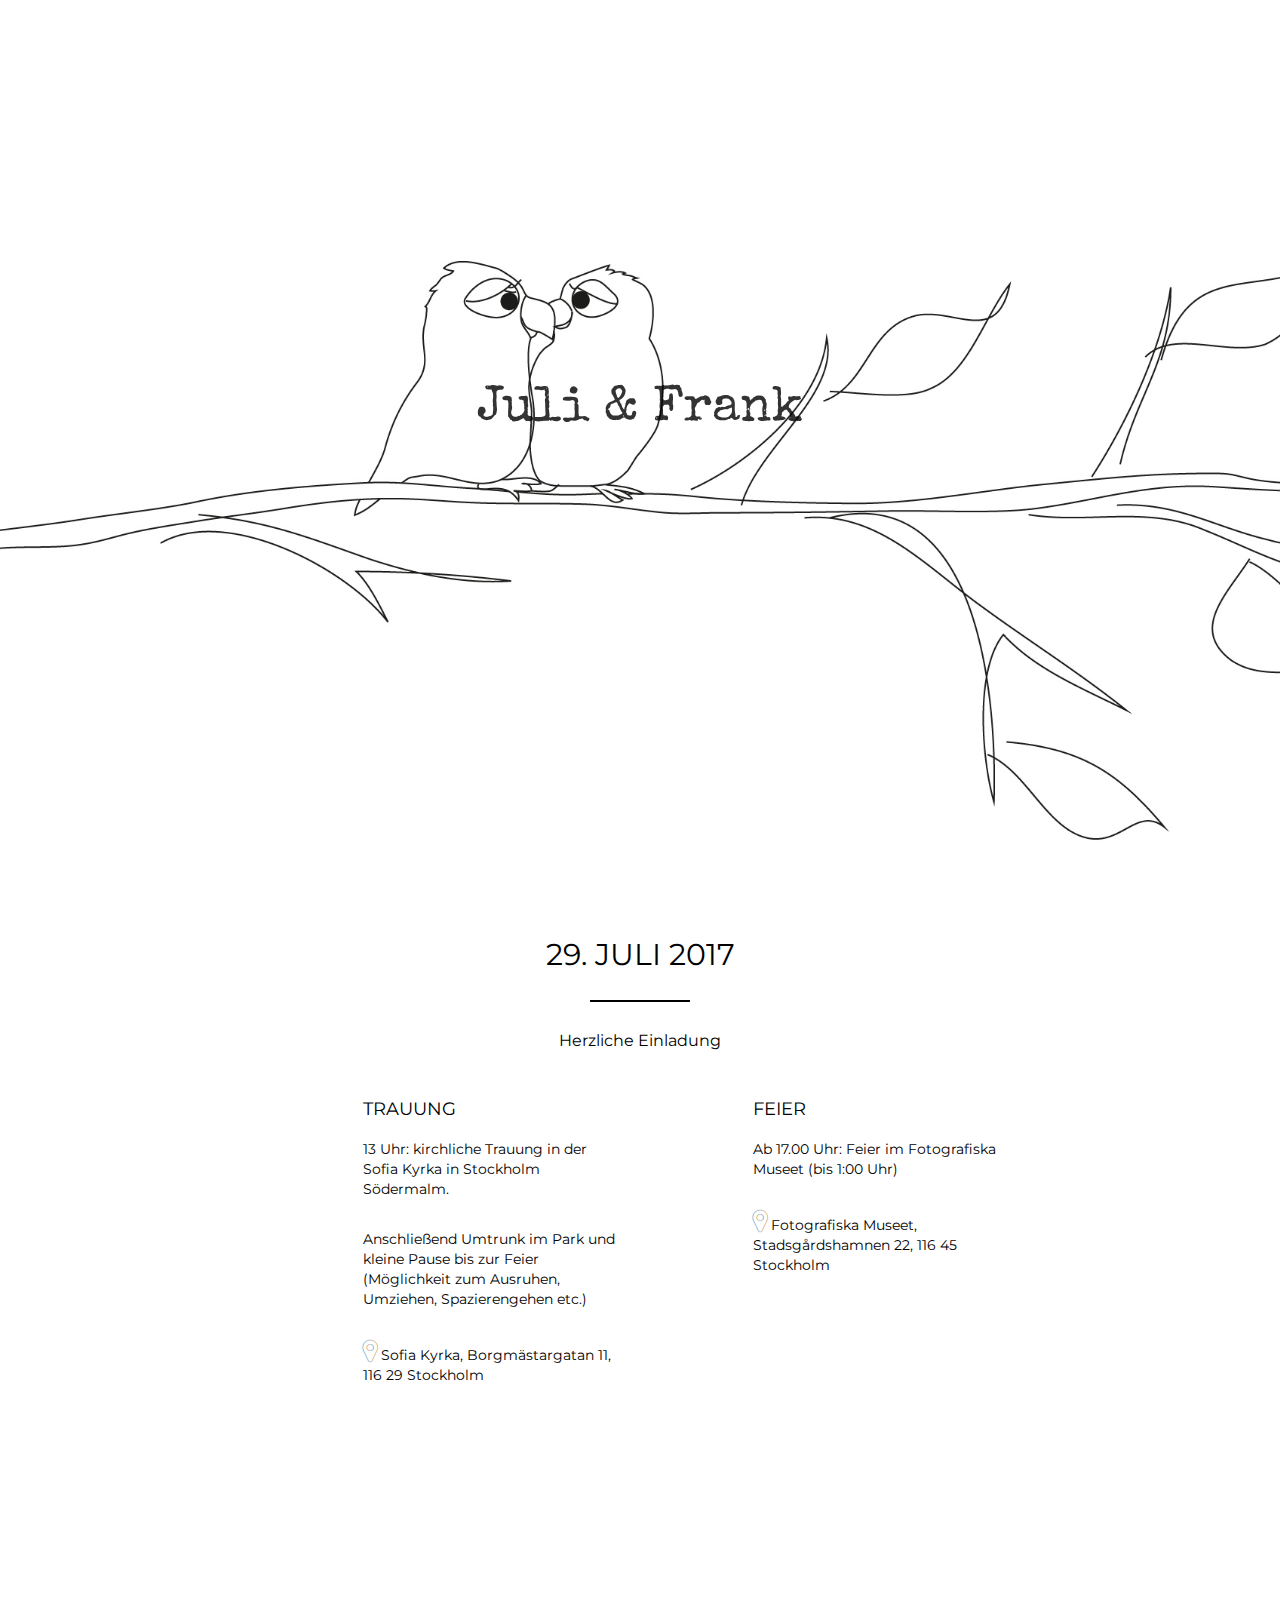
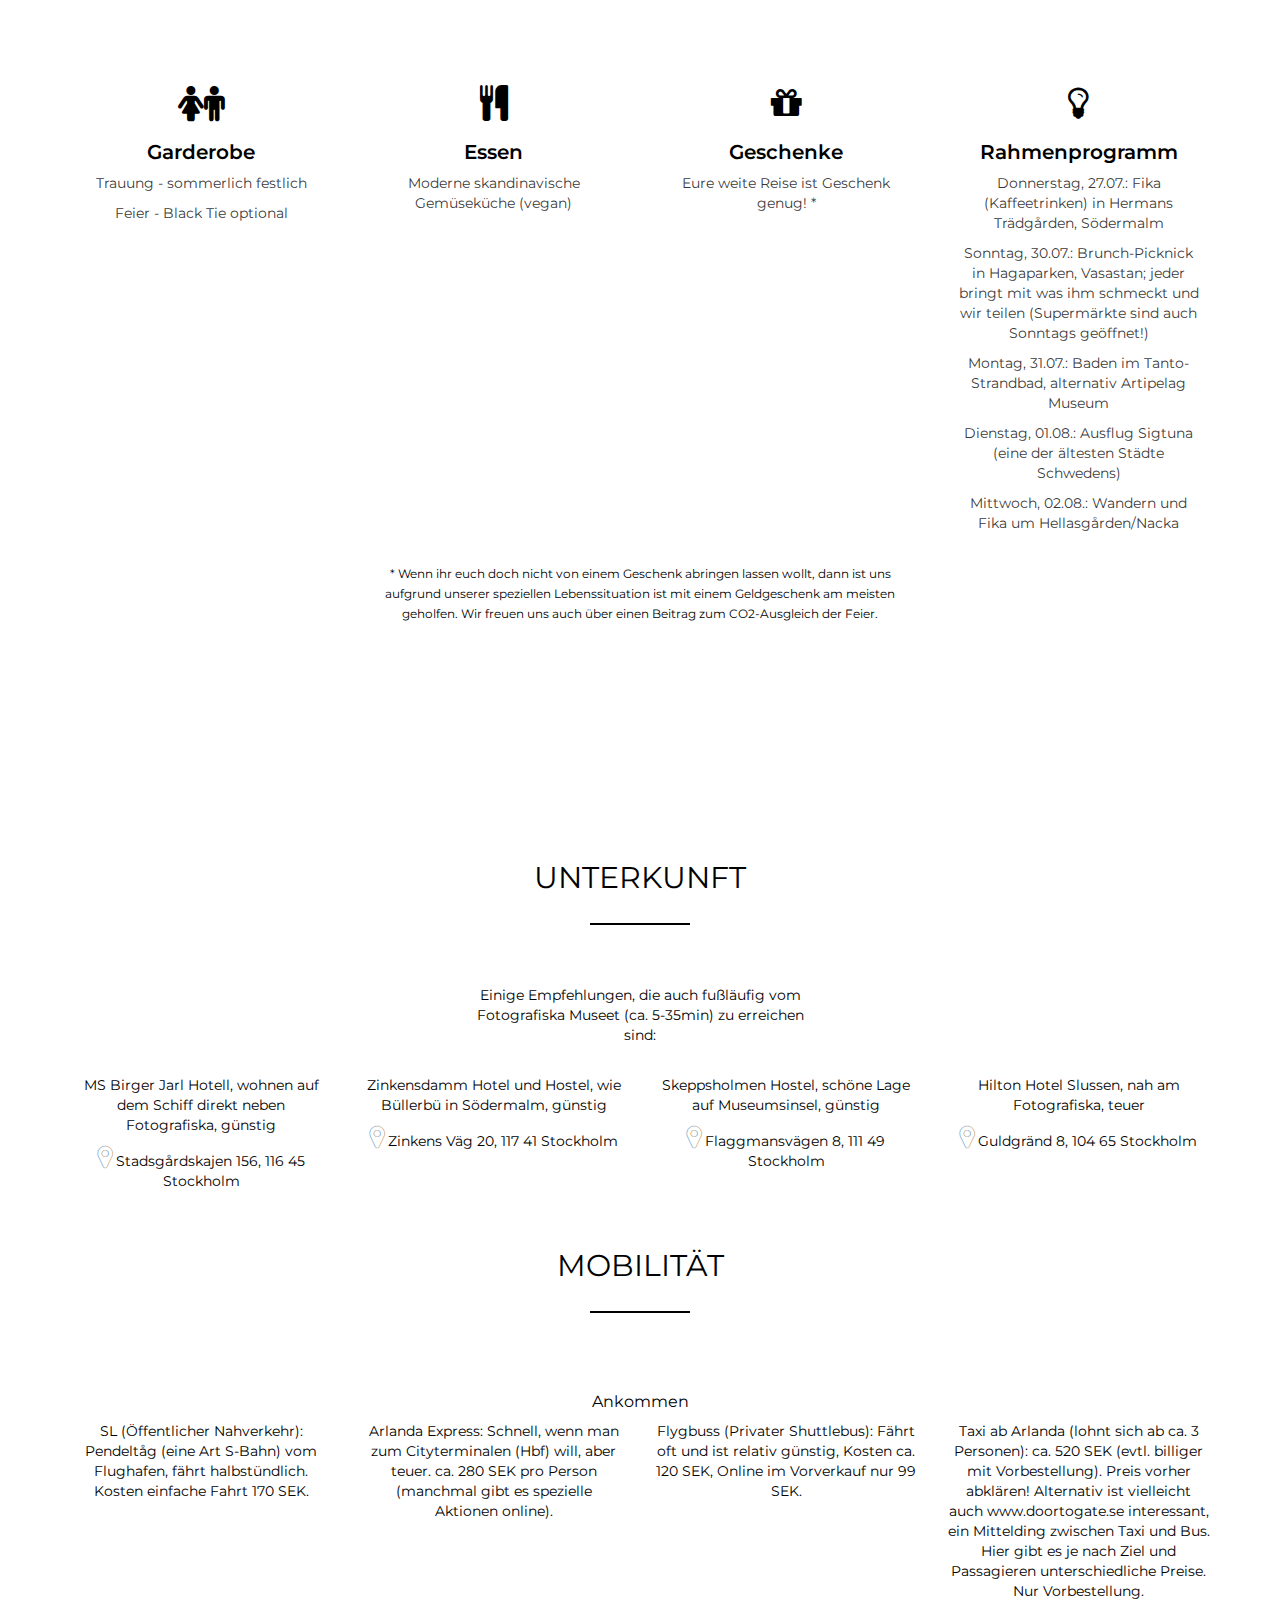
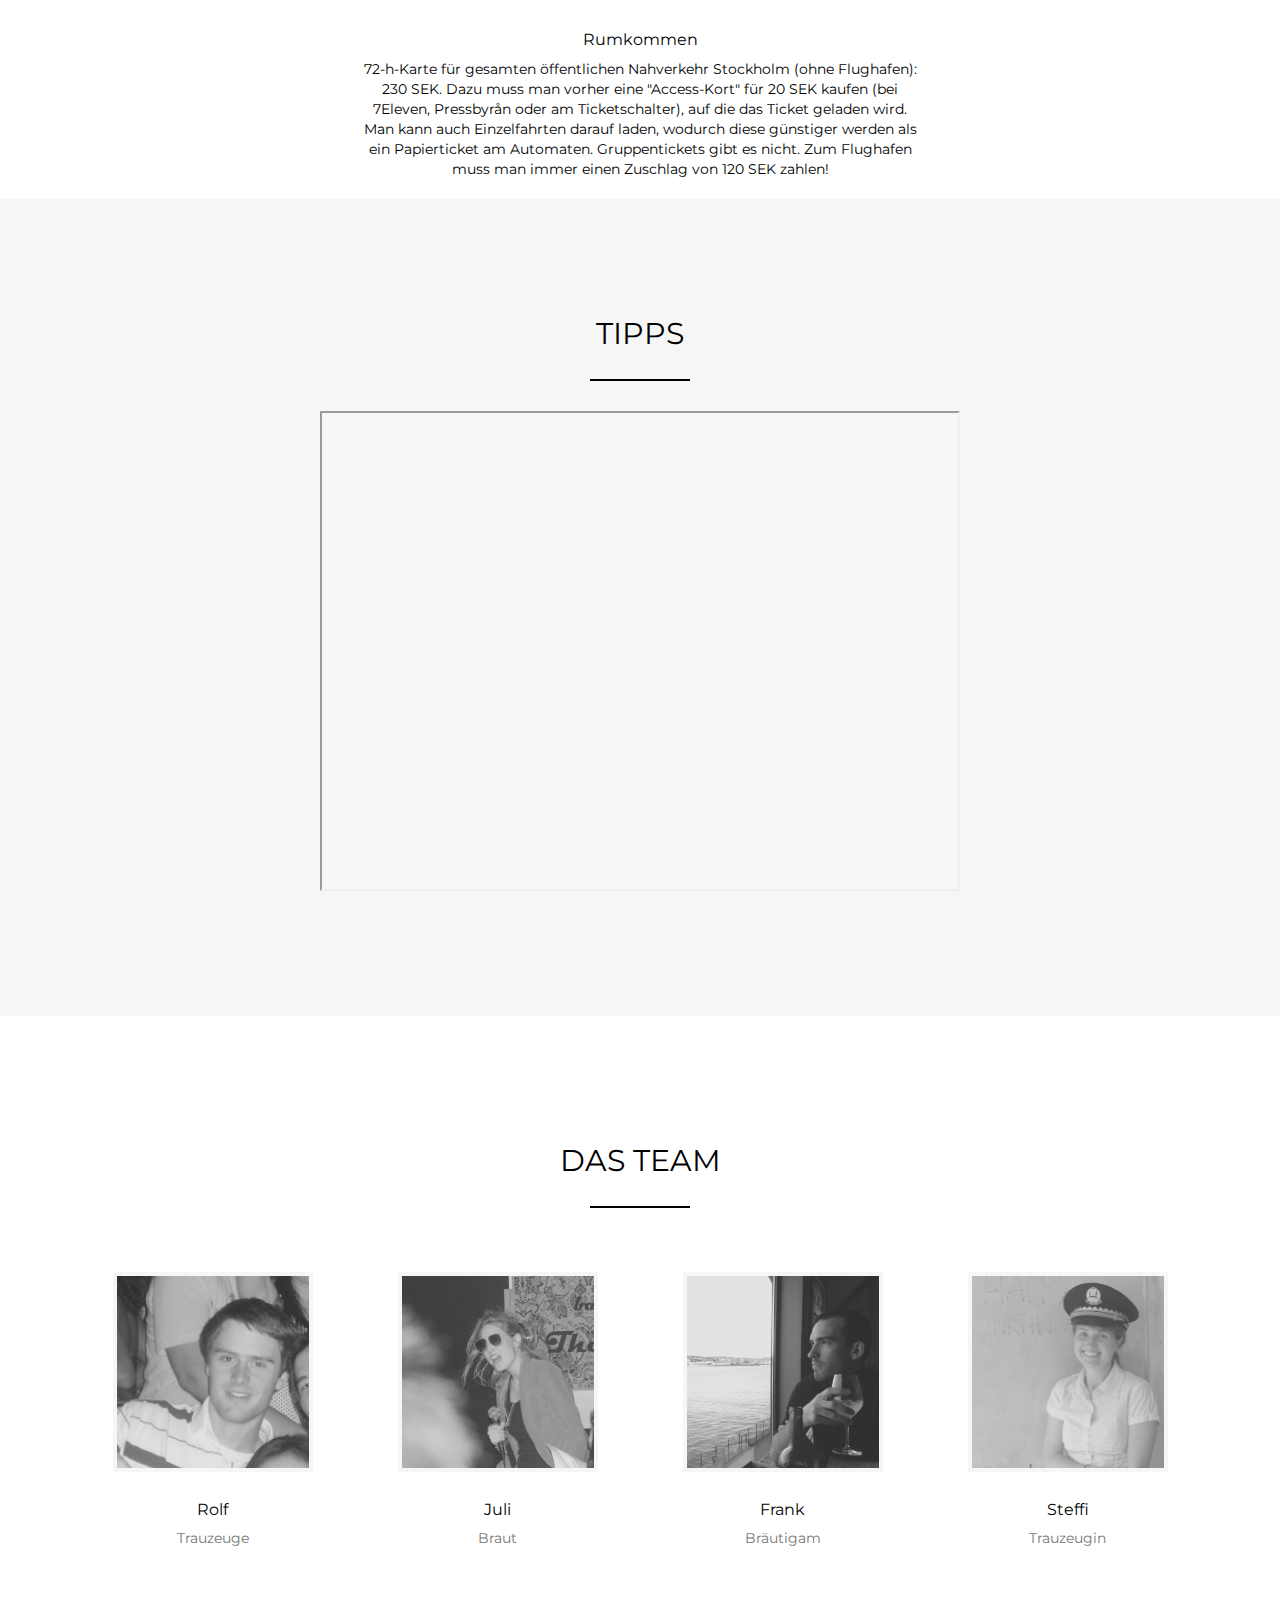
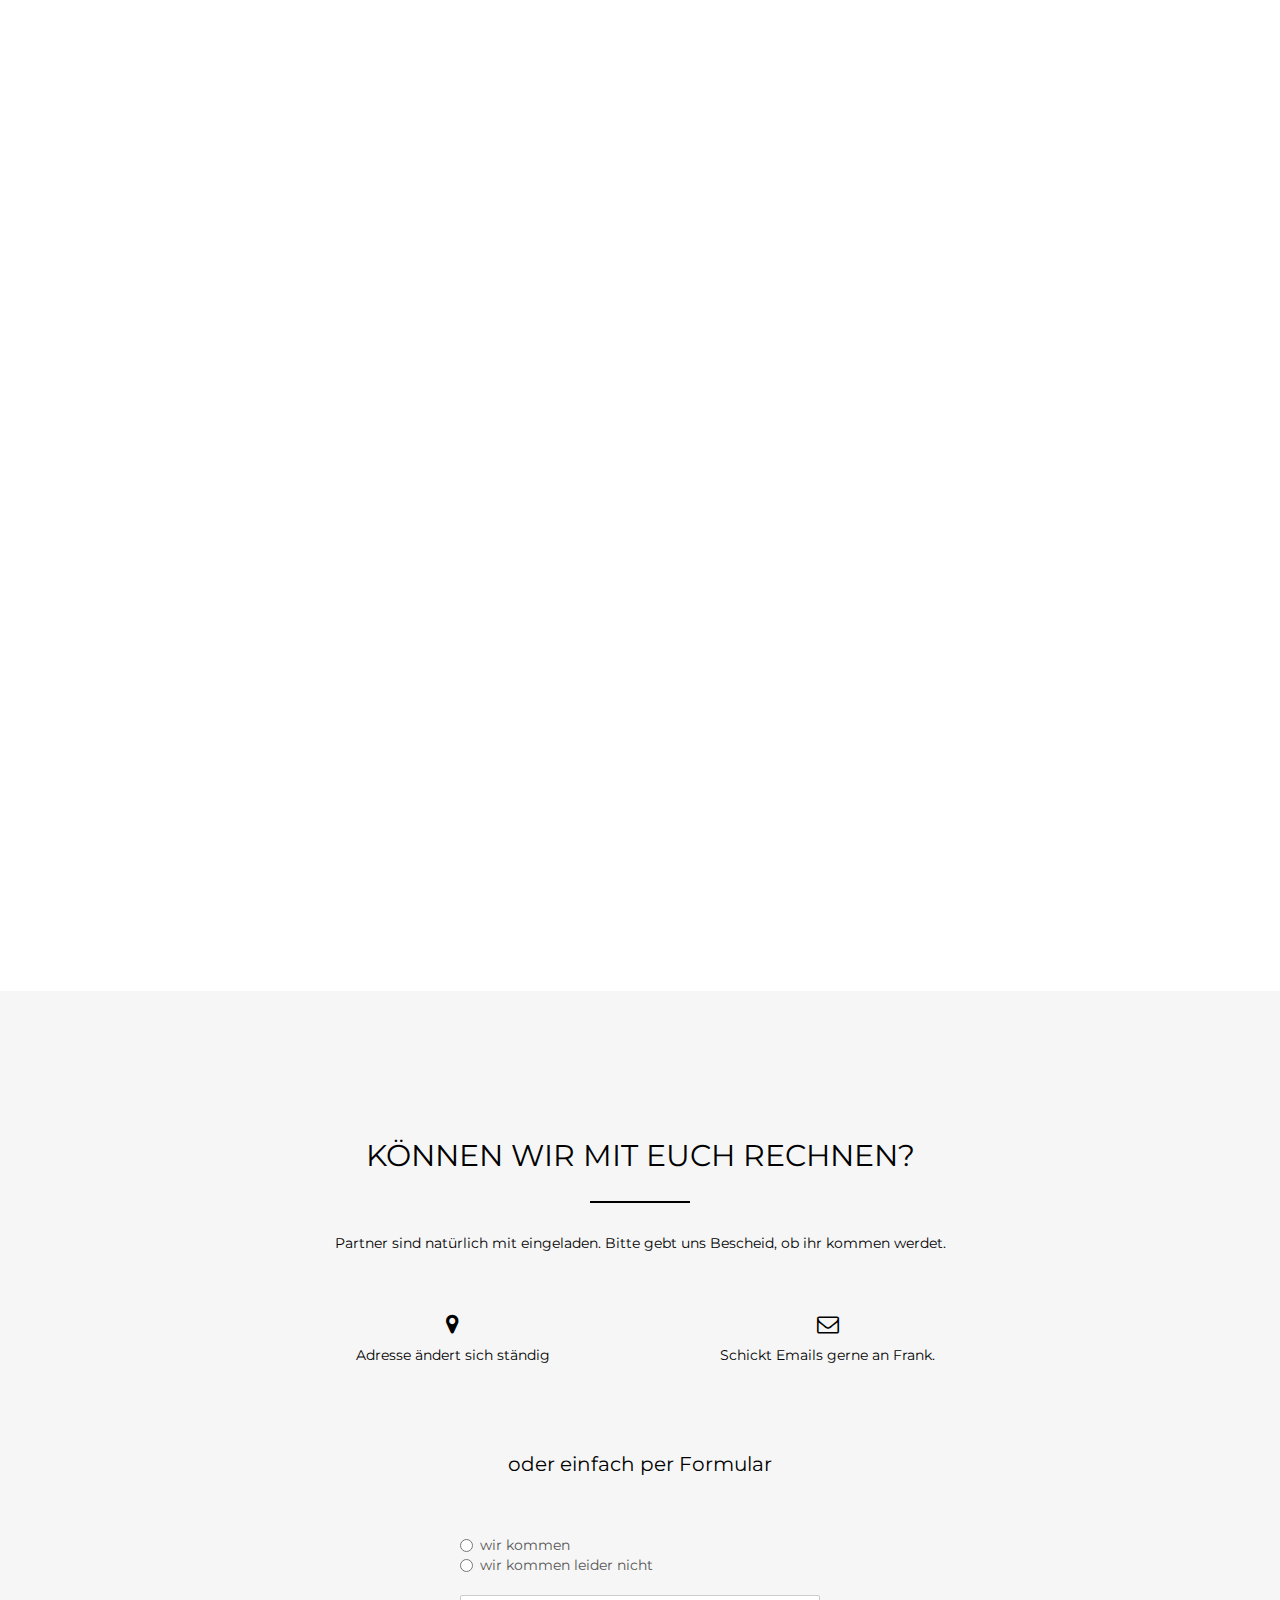
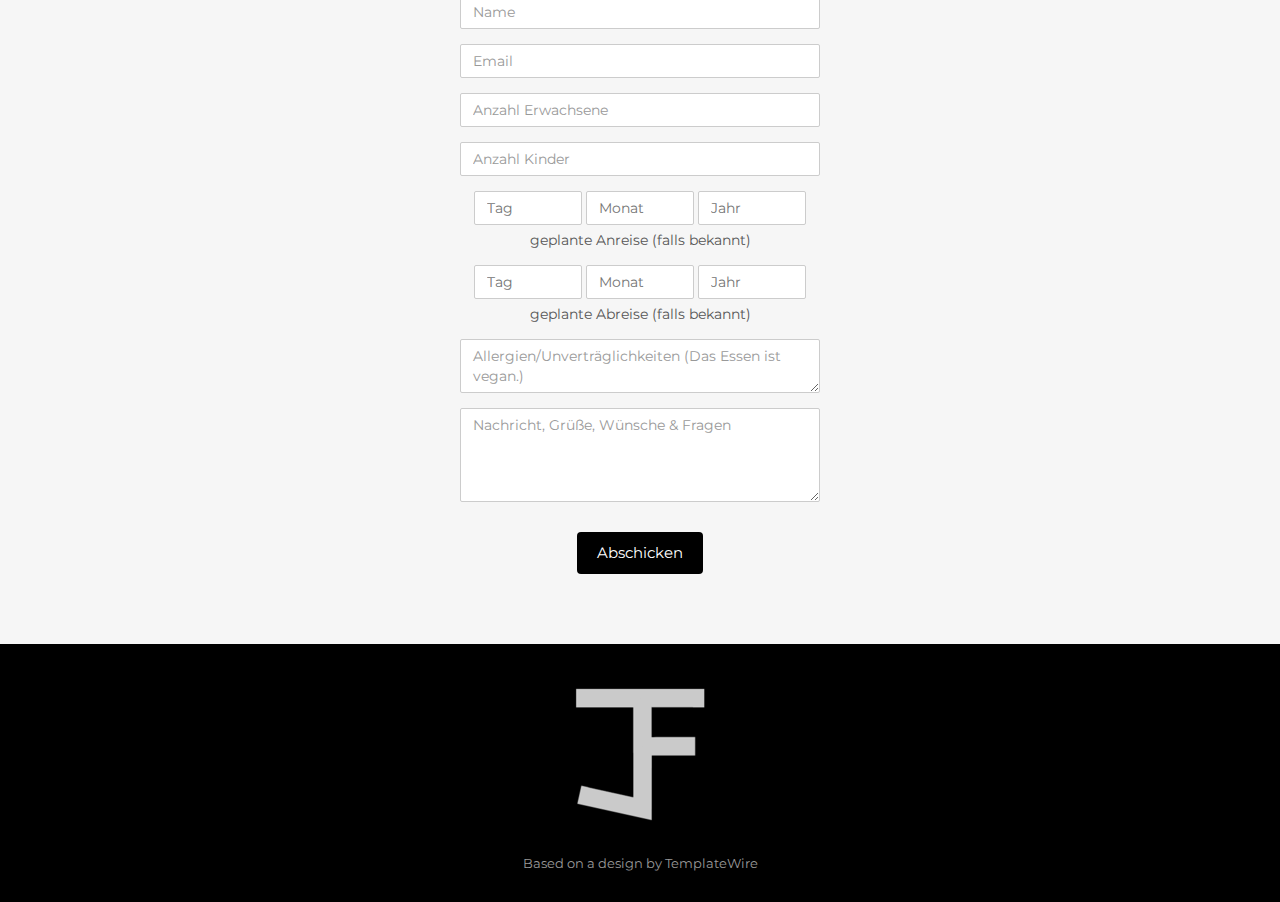
<file: index.html>
<!DOCTYPE html>
<html lang="en">
  <head>
    <meta charset="utf-8">
    <meta name="viewport" content="width=device-width, initial-scale=1">
    <title>Juli und Frank</title>
    <meta name="description" content="">
    <meta name="author" content="">

    <!-- Bootstrap -->
    <link rel="stylesheet" type="text/css"  href="css/bootstrap.css">
    <link rel="stylesheet" type="text/css" href="fonts/font-awesome/css/font-awesome.css">

    <!-- Stylesheet
      ================================================== -->
      <link rel="stylesheet" type="text/css"  href="css/style.css">
      <link rel="stylesheet" type="text/css" href="css/prettyPhoto.css">
      <link href='https://fonts.googleapis.com/css?family=Open+Sans:400,700,800,600,300' rel='stylesheet' type='text/css'>
      <link href="https://fonts.googleapis.com/css?family=Montserrat|Arvo|Special+Elite" rel="stylesheet">

      <!-- HTML5 shim and Respond.js for IE8 support of HTML5 elements and media queries -->
      <!-- WARNING: Respond.js doesn't work if you view the page via file:// -->
      <!--[if lt IE 9]>
        <script src="https://oss.maxcdn.com/html5shiv/3.7.2/html5shiv.min.js"></script>
        <script src="https://oss.maxcdn.com/respond/1.4.2/respond.min.js"></script>
      <![endif]-->
    <link rel="apple-touch-icon" sizes="180x180" href="apple-touch-icon.png">
    <link rel="icon" type="image/png" href="favicon-32x32.png" sizes="32x32">
    <link rel="icon" type="image/png" href="favicon-16x16.png" sizes="16x16">
    <link rel="manifest" href="manifest.json">
    <link rel="mask-icon" href="safari-pinned-tab.svg" color="#5bbad5">
    <meta name="theme-color" content="#ffffff">
  </head>
  <body id="page-top" data-spy="scroll" data-target=".navbar-fixed-top">
    <!-- Navigation -->
    <nav class="navbar navbar-custom navbar-fixed-top" role="navigation">
      <div class="container">
        <div class="navbar-header">
          <button type="button" class="navbar-toggle" data-toggle="collapse" data-target=".navbar-main-collapse"> <i class="fa fa-bars"></i> </button>
          <a class="navbar-brand page-scroll" href="#page-top"> <i class="fa fa-heart-o" aria-hidden="true"></i>
            Juli & Frank</a> </div>

        <!-- Collect the nav links, forms, and other content for toggling -->
        <div class="collapse navbar-collapse navbar-right navbar-main-collapse">
          <ul class="nav navbar-nav">
            <!-- Hidden li included to remove active class from about link when scrolled up past about section -->
            <li class="hidden"> <a href="#page-top"></a> </li>
            <li> <a class="page-scroll" href="#about">Wann?</a> </li>
            <li> <a class="page-scroll" href="#services">Weitere Infos</a> </li>
            <li> <a class="page-scroll" href="#works">Tipps</a> </li>
            <li> <a class="page-scroll" href="#team">Das Team</a> </li>
            <li> <a class="page-scroll" href="#contact">RSVP</a> </li>
          </ul>
        </div>
        <!-- /.navbar-collapse -->
      </div>
      <!-- /.container -->
    </nav>

    <!-- Header -->
    <div id="intro">
      <div class="intro-body">
        <div class="container">
          <div class="row">
            <div class="col-md-10 col-md-offset-1">
              <h1>Juli & Frank <span class="brand-heading"</h1>
              <p class="intro-text"></p>
            </div>
          </div>
        </div>
      </div>
    </div>
    <!-- About Section -->
    <div id="about">
      <div class="container">
        <div class="section-title text-center center">
          <h2>29. Juli 2017</h2>
          <hr>
          <h3>Herzliche Einladung</h3>
        </div>
        <div class="row">
          <div class="col-md-3 col-md-offset-3">
            <div class="about-text">
              <h4>Trauung</h4>

              <p>13 Uhr: kirchliche Trauung in der Sofia Kyrka in Stockholm Södermalm. 
              </p>
              <p> Anschließend Umtrunk im Park und kleine Pause bis zur Feier (Möglichkeit zum Ausruhen, Umziehen, Spazierengehen etc.)
              </p>
              <p>
              <a href="https://www.google.de/maps/place/Sophiakirche/@59.3130316,18.0854667,17z/data=!4m8!1m2!2m1!1ssofia+kyrka!3m4!1s0x465f77f86e15e46b:0xa5cc2c157a3477!8m2!3d59.3122947!4d18.0882355/" target="_blank">
                <i class="fa fa-map-marker" aria-hidden="true"></i> Sofia Kyrka, Borgmästargatan 11, 116 29 Stockholm </a> </p>
            </div>
          </div>

          <div class="col-md-3 col-md-offset-1">
            <div class="about-text">
              <h4>Feier</h4>


              <p>Ab 17.00 Uhr: Feier im Fotografiska Museet (bis 1:00 Uhr)</p>
              <p>
              <a href="https://www.google.de/maps/place/Fotografiska/@59.3178442,18.0837217,17z/data=!3m1!4b1!4m5!3m4!1s0x465f77f93374a385:0xc045ff16b9bceaa4!8m2!3d59.3178415!4d18.0859104/" target="_blank">
                <i class="fa fa-map-marker" aria-hidden="true"></i>   Fotografiska Museet, Stadsgårdshamnen 22, 116 45 Stockholm </a> </p>
            </div>
          </div>

          </ul>
        </div>
      </div>
    </div>
    <!-- Services Section -->
    <div id="services" class="text-center">
      <div class="container">
        <div class="space"></div>
        <div class="row">
          <div class="col-md-3 col-sm-6">
            <div class="service"> <i class="fa fa-female" aria-hidden="true"></i><i class="fa fa-male" aria-hidden="true"></i>
              <h3>Garderobe</h3>
              <p>Trauung - sommerlich festlich</p>
              <p>Feier - Black Tie optional</p>
            </div>
          </div>
          <div class="col-md-3 col-sm-6">
            <div class="service"> <i class="fa fa-cutlery" aria-hidden="true"></i>

              <h3>Essen </h3>
              <p>Moderne skandinavische Gemüseküche (vegan)</p>
            </div>
          </div>

          <div class="clearfix visible-sm-block"></div>

          <div class="col-md-3 col-sm-6">
            <div class="service"> <i class="fa fa-gift" aria-hidden="true"></i>
              <h3>Geschenke</h3>
              <p>Eure weite Reise ist Geschenk genug! *</p>
            </div>
          </div>
          <div class="col-md-3 col-sm-6">
            <div class="service"><i class="fa fa-lightbulb-o" aria-hidden="true"></i>
              <h3>Rahmenprogramm</h3>
              <p> Donnerstag, 27.07.: Fika (Kaffeetrinken) in Hermans Trädgården, Södermalm </p>
              <p> Sonntag, 30.07.: Brunch-Picknick in Hagaparken, Vasastan; jeder bringt mit was ihm schmeckt und wir teilen (Supermärkte sind auch Sonntags geöffnet!) </p>
              <p> Montag, 31.07.:  Baden im Tanto-Strandbad, alternativ Artipelag Museum  </p>
              <p> Dienstag, 01.08.: Ausflug Sigtuna (eine der ältesten Städte Schwedens) </p>
              <p> Mittwoch, 02.08.: Wandern und Fika um Hellasgården/Nacka </p>
            </div>
          </div>
        </div>
        <div class="row">
          <div class="col-md-6 col-md-offset-3 col-sm-6">
            <small>
              * Wenn ihr euch doch nicht von einem Geschenk abringen lassen wollt, dann
              ist uns aufgrund unserer speziellen Lebenssituation ist mit einem
              Geldgeschenk am meisten geholfen. Wir freuen uns auch über einen Beitrag
              zum CO2-Ausgleich der Feier.
            </small>
          </div>
        </div>
      </div>
    </div>


    <!-- Unterkunft Section -->
    <div id="unterkunft" class="text-center">
      <div class="container">
        <div class="section-title center">
          <h2>Unterkunft</h2>
          <hr>
          <!-- <p>Hier kann man noch was reinschreiben.</p>/* -->
        </div>
        <div class="row">
          <div class="unterkunft">
            <div class="col-md-4 col-md-offset-4" >
              <p>Einige Empfehlungen, die auch fußläufig vom Fotografiska Museet (ca. 5-35min) zu erreichen sind:</p>
              </br>
            </div>
          </div>
        </div>
        <div class="row">
          <div class="col-md-3">
            <p><a href="http://www.msbirgerjarl.se/" target="_blank"> MS Birger Jarl Hotell, wohnen auf dem Schiff direkt neben Fotografiska, günstig </a> </p>
            <p><i class="fa fa-map-marker" aria-hidden="true"></i>
            <a href="https://www.google.de/maps/place/M%2FS+Birger+Jarl+Hostel+%26+Hotel/@59.3178442,18.0837217,17z/data=!4m12!1m6!3m5!1s0x465f77f93374a385:0xc045ff16b9bceaa4!2sFotografiska!8m2!3d59.3178415!4d18.0859104!3m4!1s0x0:0x1f90466c8b6d6a24!8m2!3d59.3184052!4d18.0830462"target="_blank">Stadsgårdskajen 156, 116 45 Stockholm </a> </p>
          </div>
          <div class="col-md-3">
            <p><a href="http://www.zinkensdamm.se/" target="_blank"> Zinkensdamm Hotel und Hostel, wie Büllerbü in Södermalm, günstig </a> </p>
            <p><i class="fa fa-map-marker" aria-hidden="true"></i>
            <a href="https://www.google.de/maps/place/IYHF+Youth+Hostel+Zinkensdamm/@59.3148124,18.042229,17z/data=!3m1!4b1!4m5!3m4!1s0x465f77c259caf397:0x5c1c8b6fdc61e257!8m2!3d59.3148097!4d18.0444177/">Zinkens Väg 20, 117 41 Stockholm </a></p>
          </div>
          <div class="col-md-3">
            <p><a href="https://www.svenskaturistforeningen.se/anlaggningar/stf-stockholmaf-chapman-skeppsholmen-vandrarhem-huset/" target="_blank">Skeppsholmen Hostel, schöne Lage auf Museumsinsel, günstig</a> </p>
            <p><i class="fa fa-map-marker" aria-hidden="true"></i>
            <a href="https://www.google.de/maps/place/STF+Vandrarhem+af+Chapman+%26+Skeppsholmen/@59.3245937,18.0781567,17z/data=!4m5!3m4!1s0x465f77fd878144f3:0x490ca61e615d4868!8m2!3d59.3252204!4d18.0810749/"target="_blank">Flaggmansvägen 8, 111 49 Stockholm </a></p>
          </div>
          <div class="col-md-3">
            <p><a href="https://secure3.hilton.com/en_US/hi/reservation/book.htm?inputModule=HOTEL&ctyhocn=STOSLHI&spec_plan=GWEDA&arrival=20170728&departure=20170730&cid=OM,WW,HILTONLINK,EN,DirectLink&fromId=HILTONLINKDIRECT" target="_blank">Hilton Hotel Slussen, nah am Fotografiska, teuer <!-- (mit Spezialpreis Einzelzimmer 1800 SEK, Doppelzimmer 2000SEK/Nacht inkl. Frühstück; bei Interesse teilen wir den Buchungscode mit)--> </a> </p>
            <p><i class="fa fa-map-marker" aria-hidden="true"></i>
            <a href="https://www.google.de/maps/place/Hilton+Stockholm+Slussen/@59.3205322,18.0672523,17z/data=!3m1!4b1!4m5!3m4!1s0x465f77e360999bdd:0x9a5f35b695fa47f1!8m2!3d59.3205295!4d18.069441"target="_blank"> Guldgränd 8, 104 65 Stockholm </a></p>
          </div>
        </div>
      </div>
    </div>

    <!-- Mobilität Section -->
    <div id="mobilitat" class="text-center center">
      <div class="container">
        <div class="section-title center">
          <h2>Mobilität</h2>
          <hr>
          <!-- <p>Hier kann man noch was reinschreiben.</p>/* -->
        </div>
        <div class="row">
          <div class="col-md-4 col-md-offset-4">
            <div class="mobilitat">
              <h3>Ankommen</h3>
            </div>
          </div>
        </div>
        <div class="row">
          <div class="col-md-3">
            <p><a href="http://www.sl.se/" target="_blank"> SL (Öffentlicher Nahverkehr): </a> Pendeltåg (eine Art S-Bahn) vom Flughafen, fährt halbstündlich. Kosten einfache Fahrt 170 SEK.</p>
          </div>
          <div class="col-md-3">
            <p><a href="https://www.arlandaexpress.se/" target="_blank"> Arlanda Express: </a> Schnell, wenn man zum Cityterminalen (Hbf) will, aber teuer. ca. 280 SEK pro Person (manchmal gibt es spezielle Aktionen online). </p>
          </div>
          <div class="col-md-3">
            <p><a href="http://www.flygbussarna.se/" target="_blank"> Flygbuss (Privater Shuttlebus): </a> Fährt oft und ist relativ günstig, Kosten ca. 120 SEK, Online im Vorverkauf nur 99 SEK.  </p>
          </div>
          <div class="col-md-3">
            <p> Taxi ab Arlanda (lohnt sich ab ca. 3 Personen): ca. 520 SEK (evtl. billiger mit Vorbestellung). Preis vorher abklären! Alternativ ist vielleicht auch <a href="https://www.doortogate.se" target="_blank"> www.doortogate.se </a> interessant, ein Mittelding zwischen Taxi und Bus. Hier gibt es je nach Ziel und Passagieren unterschiedliche Preise. Nur Vorbestellung. </p>
          </div>
        </div>
        <h3>Rumkommen</h3>
        <div class="row">
          <div class="col-md-6 col-md-offset-3">
            <p> 72-h-Karte für gesamten öffentlichen Nahverkehr Stockholm (ohne Flughafen): 230 SEK. Dazu muss man vorher eine "Access-Kort" für 20 SEK kaufen (bei 7Eleven, Pressbyrån oder am Ticketschalter), auf die das Ticket geladen wird. Man kann auch Einzelfahrten darauf laden, wodurch diese günstiger werden als ein Papierticket am Automaten. Gruppentickets gibt es nicht. Zum Flughafen muss man immer einen Zuschlag von 120 SEK zahlen!  </p>
          </div>
        </div>
      </div>
    </div>

    <div id="works">
      <div class="container"> <!-- Container -->
        <div class="section-title text-center">
          <h2>Tipps</h2>
          <hr>
          <div class="row">
            <div class="col-md-12 col-sx-12">
             <iframe src="https://www.google.com/maps/d/embed?mid=1JQTrqKfldSduaP6yQVSiHPHUERg" width="640" height="480">
              </iframe>
            </div>
          </div>
        </div>
      </div>
    </div>
    <!-- Team Section -->
    <div id="team" class="text-center">
      <div class="container">
        <div class="section-title center">
          <h2>Das Team</h2>
          <hr>
          <!-- <p>Hier kann man noch was reinschreiben.</p>/* -->
        </div>
        <div id="row">
          <div class="col-md-3 col-sm-6 col-xs-12">
            <div class="thumbnail"> <img src="img/rolf_sw.jpg" alt="..." class="img-thumbnail team-img">
              <div class="caption">
                <h3>Rolf</h3>
                <p>Trauzeuge</p>
              </div>
            </div>
          </div>
          <div class="col-md-3 col-sm-6 col-xs-12">
            <div class="thumbnail"> <img src="img/rockstar_filter_sw.jpg" alt="..." class="img-thumbnail team-img">
              <div class="caption">
                <h3>Juli</h3>
                <p>Braut</p>
              </div>
            </div>
          </div>
          <div class="col-md-3 col-sm-6 col-xs-12">
            <div class="thumbnail"> <img src="img/geniesser_sw.jpg" alt="..." class="img-thumbnail team-img">
              <div class="caption">
                <h3>Frank</h3>
                <p>Bräutigam</p>
              </div>
            </div>
          </div>
          <div class="col-md-3 col-sm-6 col-xs-12">
            <div class="thumbnail"> <img src="img/steffi_sw.jpg" alt="..." class="img-thumbnail team-img">
              <div class="caption">
                <h3>Steffi</h3>
                <p>Trauzeugin</p>
              </div>
            </div>
          </div>
        </div>
      </div>
    </div>
    <!-- Testimonials Section -->
    <div id="testimonials" class="text-center">
      <div class="container">
        <!-- Contact Section -->
      </div>
    </div>
    <div id="contact" class="text-center">
      <div class="container">
        <div class="section-title center">
          <h2>Können wir mit euch rechnen?</h2>
          <hr>
          <p>Partner sind natürlich mit eingeladen. Bitte gebt uns Bescheid, ob ihr kommen werdet. </p>
        </div>
        <div class="row">
          <div class="col-md-8 col-md-offset-2">
            <div class="col-md-6">
              <div class="contact-item"> <i class="fa fa-map-marker fa-2x"></i>
                <p>Adresse ändert sich ständig</p>
              </div>
            </div>
            <div class="col-md-6">
              <div class="contact-item"> <i class="fa fa-envelope-o fa-2x"></i>
                <p>Schickt Emails gerne an Frank.</p>
              </div>
            </div>
            <!-- <div class="col-md-4">
              <div class="contact-item"> <i class="fa fa-phone fa-2x"></i>
                <p> Don't call us, we call you!</p>
              </div>
            </div> -->
            <div class="clearfix"></div>
          </div>
        </div>
        <h3>oder einfach per Formular</h3>
        <br/>
        <form name="sentMessage" id="contactForm" action="https://docs.google.com/forms/d/e/1FAIpQLSf4fQiHxkw5e6vhq2iJpsQIf6E0IHhO5YVLndZm8JGMfzyoVA/formResponse" novalidate>
          <div class="row">
            <div class="col-md-4 col-md-offset-4 col-sm-6 col-sm-offset-3 col-xs-12">
              <label class="radio-inline radioo">
                <input type="radio" name="entry.1410622372" value="ich komme" required="required">
                wir kommen
              </label>
            </div>
            <div class="col-md-4 col-md-offset-4 col-sm-6 col-sm-offset-3 col-xs-12">
              <label class="radio-inline radioo">
                <input type="radio" name="entry.1410622372" value="ich komme nicht" required="required">
                wir kommen leider nicht
              </label>
            </div>
          </div>
          </br>
          <div class="row">
            <div class="col-md-4 col-md-offset-4">
              <div class="form-group">
                <input type="text" name="entry.1287140527" id="name" class="form-control" placeholder="Name" required="required">
                <p class="help-block text-danger"></p>
              </div>
            </div>
          </div>
          <div class="row">
            <div class="col-md-4 col-md-offset-4">
              <div class="form-group">
                <input type="email" name="entry.2089450532" id="email" class="form-control" placeholder="Email" required="required">
                <p class="help-block text-danger"></p>
              </div>
            </div>
          </div>
          <div class="row">
            <div class="col-md-4 col-md-offset-4">
              <div class="form-group">
                <input type="number" name="entry.2041330923" class="form-control" placeholder="Anzahl Erwachsene" required="required">
                <p class="help-block text-danger"></p>
              </div>
            </div>
          </div>
          <div class="row">
            <div class="col-md-4 col-md-offset-4">
              <div class="form-group">
                <input type="number" name="entry.1299842845" class="form-control" placeholder="Anzahl Kinder" required="required">
                <p class="help-block text-danger"></p>
              </div>
            </div>
          </div>
          <div class="row">
            <div class="col-md-4 col-md-offset-4">
              <div class="form-group">
                <input type="number" class="form-control-date" name="entry.2044022858_day" placeholder="Tag">
                <input type="number" class="form-control-date" name="entry.2044022858_month" placeholder="Monat">
                <input type="number" class="form-control-date" name="entry.2044022858_year" placeholder="Jahr">
                <p class="help-block text-danger datetext">geplante Anreise (falls bekannt)</p>
              </div>
              <div class="form-group">
                <input type="number" class="form-control-date" name="entry.536788922_day" placeholder="Tag">
                <input type="number" class="form-control-date" name="entry.536788922_month" placeholder="Monat">
                <input type="number" class="form-control-date" name="entry.536788922_year" placeholder="Jahr">
                <p class="help-block text-danger datetext">geplante Abreise (falls bekannt)</p>
              </div>
            </div>
          </div>
          <div class="row">
            <div class="col-md-4 col-md-offset-4">
              <div class="form-group">
                <textarea name="entry.617138963" id="diet" class="form-control" rows="2" placeholder="Allergien/Unverträglichkeiten (Das Essen ist vegan.)" required></textarea>
                <p class="help-block text-danger"></p>
              </div>
            </div>
          </div>
          <div class="row">
            <div class="col-md-4 col-md-offset-4">
              <div class="form-group">
                <textarea name="entry.716770243" id="message" class="form-control"
                  rows="4" placeholder="Nachricht, Grüße, Wünsche & Fragen" required></textarea>
                <p class="help-block text-danger"></p>
              </div>
            </div>
          </div>
          <button type="submit" class="btn btn-default">Abschicken</button>
        </form>
      </div>
    </div>
    <div id="footer">
      <div class="container">
        <img src="inverted_logo.png"/>
        <p><a href="http://www.templatewire.com" rel="nofollow">Based on a design by TemplateWire</a></p>
      </div>
    </div>

    <!-- jQuery (necessary for Bootstrap's JavaScript plugins) -->
    <script type="text/javascript" src="js/jquery-3.1.1.min.js"></script>
    <!-- Include all compiled plugins (below), or include individual files as needed -->
    <script type="text/javascript" src="js/bootstrap.js"></script>
    <script type="text/javascript" src="js/SmoothScroll.js"></script>
    <script type="text/javascript" src="js/jquery.prettyPhoto.js"></script>
    <script type="text/javascript" src="js/jquery.isotope.js"></script>
    <script type="text/javascript" src="js/parallax.js"></script>
    <!-- <script type="text/javascript" src="js/jqBootstrapValidation.js"></script> -->
    <!-- <script type="text/javascript" src="js/contact_me.js"></script> -->

    <!-- Javascripts
      ================================================== -->
      <script type="text/javascript" src="js/main.js"></script>
  </body>
</html>
</file>
<file: css/style.css>
body, html {
 font-family: 'Montserrat', sans-serif;
 text-rendering: optimizeLegibility !important;
 -webkit-font-smoothing: antialiased !important;
 color: #000000;
 width: 100% !important;
 height: 100% !important;
 position: relative;

}
h1 {
 font-weight: normal;
 font-family: 'Special Elite', cursive;
}
h1 strong {
 font-weight: normal;

}
h2 {
 text-transform: uppercase;
 font-family: 'Montserrat', sans-serif;
 line-height: 30px;
 font-weight: normal;
 margin: 0;
 color: #000000;
}
h3 {
 font-size: 16px;
 font-weight: normal;
 color: #000000;
}
h4 {
 font-weight: normal;
 color: #000000;
  text-transform: uppercase;
}
h5 {
 /*text-transform: uppercase;*/
 font-weight: normal;
 line-height: 20px;
}
p {
 font-size: 14px;
}
a {
 color: #000000;
}
a:hover, a:focus {
 text-decoration: none;
  color: rgba(0,0,0,0.5);
}
ul, ol {
 list-style: none;
}
.clearfix:after {
 visibility: hidden;
 display: block;
 font-size: 0;
 content: " ";
 clear: both;
 height: 0;
}
.clearfix {
 display: inline-block;
}
* html .clearfix {
 height: 1%;
}
.clearfix {
 display: block;
}
#preloader {
 position: fixed;
 top: 0;
 left: 0;
 right: 0;
 bottom: 0;
 background: #ddd;
 z-index: 99999;
 height: 100%;
}
#status {
 position: absolute;
 left: 50%;
 top: 50%;
 width: 64px;
 height: 64px;
 margin: -32px 0 0 -32px;
 padding: 0;
}
ul, ol {
 padding: 0;
 webkit-padding: 0;
 moz-padding: 0;
}
hr {
 height: 2px;
 width: 100px;
 text-align: center;
 position: relative;
 background: #000000;
 margin: 0 auto;
 margin-bottom: 30px;
 border: 0;
}
/* Navigation */
.navbar-custom {
 padding: 0;
 border-bottom: 0;
 letter-spacing: 1px;
 background: #000000;
 text-transform: uppercase;
  font-size: 12px;
}
.navbar-custom .navbar-brand {
 font-weight: normal;
 font-size: 12px;
}
.navbar-custom .navbar-brand i.fa {
 color: #BDBDBD;
  font-size: 12px;
}
.navbar-custom .navbar-brand:focus {
 outline: 0;
  font-size: 12px;

}
.navbar-custom .navbar-toggle {
 color: #eee;
 font-size: 12px;
 border-radius: 2px;
 padding: 0 4px;
}
.navbar-custom .navbar-toggle:hover, .navbar-custom .navbar-toggle:focus {
 background-color: #BDBDBD;
 color: #ffffff;
  font-size: 12px;
}
.navbar-custom .navbar-brand .navbar-toggle:focus, .navbar-custom .navbar-brand .navbar-toggle:active {
 outline: 0;
  font-size: 12px;
}
.navbar-custom a {
 color: #fff;
}
.navbar-custom .nav li a {
 -webkit-transition: background .3s ease-in-out;
 -moz-transition: background .3s ease-in-out;
 transition: background .3s ease-in-out;
}
.navbar-custom .nav li a:hover {
 outline: 0;
 color: #BDBDBD;
 background-color: transparent;
  font-size: 12px;
}
.navbar-custom .nav li a:focus, .navbar-custom .nav li a:active {
 outline: 0;
 background-color: transparent;
 color: #a6c65f;
   font-size: 12px;
}
.navbar-custom .nav li.active {
 outline: 0;
}
.navbar-custom .nav li.active a {
 background-color: rgba(255,255,255,.3);
}
.navbar-custom .nav li.active a:hover {
 color: #fff;
}
/* Home Section */
#intro {
 display: table;
 width: 100%;
 height: auto;
 padding: 100px 0;
 text-align: center;
 color: #fff;
 background: url(../img/lovebirds.jpg) no-repeat center center fixed;
 /* background-color: #000; */
 -webkit-background-size: cover;
 -moz-background-size: cover;
 background-size: cover;
 -o-background-size: cover;
}
#intro .intro-body {
 display: table-cell;
 vertical-align: middle;
}
#intro .intro-body H1 {
 font-size: 50px;
 font-weight: normal;
 color: rgba(0,0,0,0.8 );

}
#intro .intro-body .brand-heading {
 color: #000000;
 /*text-shadow: 0 4px #a13e9a;*/
}
#intro .intro-body .intro-text {
 font-size: 14px;
}

@media(min-width:768px) {
#intro {
 height: 100%;
 padding: 0;
}
#intro .intro-body .intro-text {
 font-size: 18px;
 letter-spacing: 1px;
 margin-bottom: 100px;
 color: rgba(255,255,255,0.6);
}
}
.btn-default {
font-family: 'Montserrat', sans-serif;
 color: #000000;
 background: rgba(255,255,255,0.6);;
 border: 12px;
 border-color: #000000;
border-width: 2px;
border-style: solid;
 padding: 8px 24px;
 margin: 0 8px;
 font-size: 18px;
 transition: all 0.5s;
}
.btn-default:hover, .btn-default:focus, .btn-default.focus, .btn-default:active, .btn-default.active {
 color: #ffffff;
 background-color: #000000;
}
.section-title.center {
 padding: 30px 0;
}
.section-title h2, .section-title.center h2 {
 margin-bottom: 30px;
}
/* About Section */
#about {
 padding: 10px 10px;
 background: #ffffff;

}
#about .about-text {
 margin-left: auto;
 margin-right: auto;
}

}
#about H4 {
 font-size: 20px;

}
#about li {
 margin-bottom: 3px;
 list-style: none;
 padding: 0;
 font-size: 13px;
  text-transform: uppercase;
}

#about i.fa {
 float: center;
 margin-right: auto;
 margin-left: auto;
 color: #ffffff;
 font-size: 25px;
 text-shadow: 0 0 1px #000000;

}
#about img {
 margin-top: 20px;
}
#about p {
 margin-top: 20px;
 margin-bottom: 30px;
}
/* Services Section */
#services {
 padding: 200px 0;
 background: url(../img/fotografiska2_sw.jpg);
 background-size: cover;
 background-attachment: fixed;
 background-repeat: no-repeat;
 background-position:center;
}
#services .service {
 padding: 20px 10px;
}
#services h2 {
 color: #000000;
}
#services h3 {
 font-size: 20px;
 font-weight: 600;
 color: #000000;
}
#services p {
 color: rgba(0,0,0,0.8);
}
.space {
 margin-top: 40px;
}
#services i.fa {
 font-size: 36px;
 color: #000000;
 transition: all 0.5s;
}
/* Gallery Section */
#works {
 padding: 120px 0;
 background: #f6f6f6;
}
.categories {
 padding-bottom: 30px;
 text-align: center;
}
ul.cat li {
 display: inline-block;
}
ol.type li {
 display: inline-block;
 margin-left: 20px;
}
ol.type li a {
 color: #777;
 padding: 8px 16px;
 border: 1px solid #ccc;
 border-radius: 2px;
}
ol.type li a.active {
 color: #777;
 border: 1px solid #ccc;

}
ol.type li a:hover {
 color: #f6f6f6;
 border: 1px solid #777;
 background: #000000;
}
.isotope-item {
 z-index: 2
}
.isotope-hidden.isotope-item {
 z-index: 1
}
.isotope, .isotope .isotope-item {
 /* change duration value to whatever you like */
 -webkit-transition-duration: 0.8s;
 -moz-transition-duration: 0.8s;
 transition-duration: 0.8s;
}
.isotope-item {
 margin-right: -1px;
 -webkit-backface-visibility: hidden;
 backface-visibility: hidden;
}
.isotope {
 -webkit-backface-visibility: hidden;
 backface-visibility: hidden;
 -webkit-transition-property: height, width;
 -moz-transition-property: height, width;
 transition-property: height, width;
}
.isotope .isotope-item {
 -webkit-backface-visibility: hidden;
 backface-visibility: hidden;
 -webkit-transition-property: -webkit-transform, opacity;
 -moz-transition-property: -moz-transform, opacity;
 transition-property: transform, opacity;
}
.portfolio-item {
 margin-bottom: 30px;
}
.portfolio-item .hover-bg {
 max-height: 190px;
 overflow: hidden;
 position: relative;
}
.hover-bg .hover-text {
 position: absolute;
 text-align: center;
 margin: 0 auto;
 color: rgba(255,255,255,0.6);
 background: rgba(0, 0, 0, 0.66);
 padding: 25% 0;
 height: 100%;
 width: 100%;
 opacity: 0;
 transition: all 0.5s;
}
.hover-bg .hover-text>h4 {
 opacity: 0;
 -webkit-transform: translateY(100%);
 transform: translateY(100%);
 transition: all 0.3s;
 color: #f6f6f6;
}
.hover-bg:hover .hover-text>h4 {
 opacity: 1;
 -webkit-backface-visibility: hidden;
 -webkit-transform: translateY(0);
 transform: translateY(0);
}
.hover-bg .hover-text>p {
 opacity: 0;
 -webkit-transform: translateY(100%);
 transform: translateY(100%);
 transition: all 0.3s;
}
.hover-bg:hover .hover-text>p {
 opacity: 1;
 -webkit-backface-visibility: hidden;
 -webkit-transform: translateY(0);
 transform: translateY(0);
}
.hover-bg .hover-text>i {
 opacity: 0;
 -webkit-transform: translateY(0);
 transform: translateY(0);
 transition: all 0.3s;
}
.hover-bg:hover .hover-text>i {
 opacity: 1;
 -webkit-backface-visibility: hidden;
 -webkit-transform: translateY(100%);
 transform: translateY(100%);
}
.hover-bg:hover .hover-text {
 opacity: 1;
}
#works i.fa {
 font-size: 20px;
 padding: 5px;
 color: #F4D03F;
}



/* Mobilität Section */
#mobilitat {
 padding: 10px 10px;
 background: #ffffff;

}
#mobiliat .mobilitat-text {
 margin-left: auto;
 margin-right: auto;
}

#umobiliat H4 {
 font-size: 20px;

}
#mobilitat li {
 margin-bottom: 3px;
 list-style: none;
 padding: 0;
 font-size: 13px;
  text-transform: uppercase;
}

#mobilitat i.fa {
 float: center;
 margin-right: auto;
 margin-left: auto;
 color: #ffffff;
 font-size: 25px;
 text-shadow: 0 0 1px #000000;
 }


 /* Unterkunft Section */
#unterkunft {
 padding: 10px 10px;
 background: #ffffff;

}
#unterkunft .unterkunft-text {
 margin-left: auto;
 margin-right: auto;
}

#unterkunft H4 {
 font-size: 20px;

}
#unterkunft li {
 margin-bottom: 3px;
 list-style: none;
 padding: 0;
 font-size: 13px;
  text-transform: uppercase;
}

#unterkunft i.fa {
 float: center;
 margin-right: auto;
 margin-left: auto;
 color: #ffffff;
 font-size: 25px;
 text-shadow: 0 0 1px #000000;
 }

/* Team Section */
#team {
 padding: 100px 0;
 background: #ffffff;
}
img.img-thumbnail.team-img {
 width: 200px;
 height: 200px;
 border: 0;
 border-radius: 0;
 background-color: #f6f6f6;
}
#team .thumbnail {
 background: transparent;
 border: 0;
}
#team .thumbnail .caption {
 padding: 9px;
 color: #777;
}
/* Testimonials Section */
#testimonials {
 padding: 200px 0;
 background: url(../img/julifrank2_sw.jpg);
 display: table;
 width: 100%;
 height: 900px;
 background-size: cover;
 background-attachment: fixed;
 background-repeat: no-repeat;
 background-position:center;
}
#testimonials h2 {
 color: #000000;
}
#testimonials blockquote {
 position: relative;
 margin-top: 20px;
 border: 0;
 text-align: center;
 color: rgba(0,0,0,0.8);
}
#testimonials i {
 font-size: 24px;
 color: rgba(0,0,0,0.8);
 margin-bottom: 14px;
}
#testimonials .clients-name {
 display: inline-block;
 border-top: 1px solid rgba(0,0,0,0.6);
 padding: 20px 0;
 margin-top: 10px;
}
/* Contact Section */
#contact {
 padding: 120px 0 40px 0;
 background: #f6f6f6;
}
#contact .contact-item {
 padding: 10px;
 margin: 10px;
 height: 100px;
 border-radius: 4px;
}
#contact h3 {
 font-size: 20px;
 font-weight: 400;
 margin-top: 40px;
}
#contact form {
 padding: 30px 0;
}
#contact i.fa {
 font-size: 22px;
 color: #000000;
 margin-bottom: 10px;
}
#contact .text-danger {
 color: #000000;
 text-align: left;
}
label {
 font-size: 12px;
 font-weight: 400;
 font-family: 'Montserrat', sans-serif;
 float: left;
}
#contact .form-control {
 display: block;
 width: 100%;
 padding: 6px 12px;
 font-size: 14px;
 line-height: 1.42857143;
 color: #555;
 background-color: #fff;
 background-image: none;
 border: 1px solid #ccc;
 border-radius: 2px;
 -webkit-box-shadow: none;
 box-shadow: none;
 -webkit-transition: none;
 -o-transition: none;
 transition: none;
}
#contact .form-control-date {
 width: 30%;
 padding: 6px 12px;
 font-size: 14px;
 line-height: 1.42857143;
 color: #555;
 background-color: #fff;
 background-image: none;
 border: 1px solid #ccc;
 border-radius: 2px;
 -webkit-box-shadow: none;
 box-shadow: none;
 -webkit-transition: none;
 -o-transition: none;
 transition: none;
}
#contact .radioo {
 font-size: 14px;
 line-height: 1.42857143;
 color: #555;
 background-image: none;
}
#contact .datetext {
 font-size: 14px;
 line-height: 1.42857143;
 color: #555;
 background-image: none;
 text-align: center;
}
#contact .form-control:focus {
 border-color: inherit;
 outline: 0;
 -webkit-box-shadow: transparent;
 box-shadow: transparent;
}
#contact .btn-default {
 background: #000000;
 border: 0;
 border-radius: 4px;
 padding: 10px 20px;
 color: #ffffff;
 margin-top: 15px;
 font-size: 15px;
}
#contact .btn-default:hover, #contact .btn-default:focus {
 color: #000000;
 background: #ffffff;
 border: 12px;
 border-color: #000000;
border-width: 2px;
border-style: solid;
}
.btn:active, .btn.active {
 background-image: none;
 outline: 0;
 -webkit-box-shadow: none;
 box-shadow: none;
}
a:focus, .btn:focus, .btn:active:focus, .btn.active:focus, .btn.focus, .btn:active.focus, .btn.active.focus {
 outline: none;
 outline-offset: none;
}
#contact .social ul {
 margin-top: 30px;
}
#contact .social ul li {
 display: inline-block;
 margin: 0 20px;
}
#contact .social i.fa {
 font-size: 24px;
 padding-top: 8px;
 color: #000000;
 border-radius: 4px;
 transition: all 0.3s;
}
#contact .social i.fa:hover {
 color: #000000;
}
/* Footer Section*/
#footer {
 background: #000000;
 color: #000000;
 padding: 20px 0;
 text-align: center;
}
#footer a {
 color: #999999;
}
#footer a:hover, a:focus {
 color: #000000;
}
#footer p {
 font-size: 13px;
 margin-top: 10px;
}

@media (max-width: 768px) {
.hover-bg .hover-text {
 padding: 20%;
}
}

@media (max-width: 640px) {
#intro .intro-body H1 {
 font-size: 5em;
}
}
</file>
<file: css/prettyPhoto.css>
div.pp_default .pp_top,div.pp_default .pp_top .pp_middle,div.pp_default .pp_top .pp_left,div.pp_default .pp_top .pp_right,div.pp_default .pp_bottom,div.pp_default .pp_bottom .pp_left,div.pp_default .pp_bottom .pp_middle,div.pp_default .pp_bottom .pp_right{height:13px}
div.pp_default .pp_top .pp_left{background:url(../img/prettyPhoto/default/sprite.png) -78px -93px no-repeat}
div.pp_default .pp_top .pp_middle{background:url(../img/prettyPhoto/default/sprite_x.png) top left repeat-x}
div.pp_default .pp_top .pp_right{background:url(../img/prettyPhoto/default/sprite.png) -112px -93px no-repeat}
div.pp_default .pp_content .ppt{color:#f8f8f8}
div.pp_default .pp_content_container .pp_left{background:url(../img/prettyPhoto/default/sprite_y.png) -7px 0 repeat-y;padding-left:13px}
div.pp_default .pp_content_container .pp_right{background:url(../img/prettyPhoto/default/sprite_y.png) top right repeat-y;padding-right:13px}
div.pp_default .pp_next:hover{background:url(../img/prettyPhoto/default/sprite_next.png) center right no-repeat;cursor:pointer}
div.pp_default .pp_previous:hover{background:url(../img/prettyPhoto/default/sprite_prev.png) center left no-repeat;cursor:pointer}
div.pp_default .pp_expand{background:url(../img/prettyPhoto/default/sprite.png) 0 -29px no-repeat;cursor:pointer;width:28px;height:28px}
div.pp_default .pp_expand:hover{background:url(../img/prettyPhoto/default/sprite.png) 0 -56px no-repeat;cursor:pointer}
div.pp_default .pp_contract{background:url(../img/prettyPhoto/default/sprite.png) 0 -84px no-repeat;cursor:pointer;width:28px;height:28px}
div.pp_default .pp_contract:hover{background:url(../img/prettyPhoto/default/sprite.png) 0 -113px no-repeat;cursor:pointer}
div.pp_default .pp_close{width:30px;height:30px;background:url(../img/prettyPhoto/default/sprite.png) 2px 1px no-repeat;cursor:pointer}
div.pp_default .pp_gallery ul li a{background:url(../img/prettyPhoto/default/default_thumb.png) center center #f8f8f8;border:1px solid #aaa}
div.pp_default .pp_social{margin-top:7px}
div.pp_default .pp_gallery a.pp_arrow_previous,div.pp_default .pp_gallery a.pp_arrow_next{position:static;left:auto}
div.pp_default .pp_nav .pp_play,div.pp_default .pp_nav .pp_pause{background:url(../img/prettyPhoto/default/sprite.png) -51px 1px no-repeat;height:30px;width:30px}
div.pp_default .pp_nav .pp_pause{background-position:-51px -29px}
div.pp_default a.pp_arrow_previous,div.pp_default a.pp_arrow_next{background:url(../img/prettyPhoto/default/sprite.png) -31px -3px no-repeat;height:20px;width:20px;margin:4px 0 0}
div.pp_default a.pp_arrow_next{left:52px;background-position:-82px -3px}
div.pp_default .pp_content_container .pp_details{margin-top:5px}
div.pp_default .pp_nav{clear:none;height:30px;width:110px;position:relative}
div.pp_default .pp_nav .currentTextHolder{font-family:Georgia;font-style:italic;color:#999;font-size:11px;left:75px;line-height:25px;position:absolute;top:2px;margin:0;padding:0 0 0 10px}
div.pp_default .pp_close:hover,div.pp_default .pp_nav .pp_play:hover,div.pp_default .pp_nav .pp_pause:hover,div.pp_default .pp_arrow_next:hover,div.pp_default .pp_arrow_previous:hover{opacity:0.7}
div.pp_default .pp_description{font-size:13px;font-weight:500;line-height:14px;margin:5px 50px 5px 0}
div.pp_default .pp_bottom .pp_left{background:url(../img/prettyPhoto/default/sprite.png) -78px -127px no-repeat}
div.pp_default .pp_bottom .pp_middle{background:url(../img/prettyPhoto/default/sprite_x.png) bottom left repeat-x}
div.pp_default .pp_bottom .pp_right{background:url(../img/prettyPhoto/default/sprite.png) -112px -127px no-repeat}
div.pp_default .pp_loaderIcon{background:url(../img/prettyPhoto/default/loader.gif) center center no-repeat}
div.light_rounded .pp_top .pp_left{background:url(../img/prettyPhoto/light_rounded/sprite.png) -88px -53px no-repeat}
div.light_rounded .pp_top .pp_right{background:url(../img/prettyPhoto/light_rounded/sprite.png) -110px -53px no-repeat}
div.light_rounded .pp_next:hover{background:url(../img/prettyPhoto/light_rounded/btnNext.png) center right no-repeat;cursor:pointer}
div.light_rounded .pp_previous:hover{background:url(../img/prettyPhoto/light_rounded/btnPrevious.png) center left no-repeat;cursor:pointer}
div.light_rounded .pp_expand{background:url(../img/prettyPhoto/light_rounded/sprite.png) -31px -26px no-repeat;cursor:pointer}
div.light_rounded .pp_expand:hover{background:url(../img/prettyPhoto/light_rounded/sprite.png) -31px -47px no-repeat;cursor:pointer}
div.light_rounded .pp_contract{background:url(../img/prettyPhoto/light_rounded/sprite.png) 0 -26px no-repeat;cursor:pointer}
div.light_rounded .pp_contract:hover{background:url(../img/prettyPhoto/light_rounded/sprite.png) 0 -47px no-repeat;cursor:pointer}
div.light_rounded .pp_close{width:75px;height:22px;background:url(../img/prettyPhoto/light_rounded/sprite.png) -1px -1px no-repeat;cursor:pointer}
div.light_rounded .pp_nav .pp_play{background:url(../img/prettyPhoto/light_rounded/sprite.png) -1px -100px no-repeat;height:15px;width:14px}
div.light_rounded .pp_nav .pp_pause{background:url(../img/prettyPhoto/light_rounded/sprite.png) -24px -100px no-repeat;height:15px;width:14px}
div.light_rounded .pp_arrow_previous{background:url(../img/prettyPhoto/light_rounded/sprite.png) 0 -71px no-repeat}
div.light_rounded .pp_arrow_next{background:url(../img/prettyPhoto/light_rounded/sprite.png) -22px -71px no-repeat}
div.light_rounded .pp_bottom .pp_left{background:url(../img/prettyPhoto/light_rounded/sprite.png) -88px -80px no-repeat}
div.light_rounded .pp_bottom .pp_right{background:url(../img/prettyPhoto/light_rounded/sprite.png) -110px -80px no-repeat}
div.dark_rounded .pp_top .pp_left{background:url(../img/prettyPhoto/dark_rounded/sprite.png) -88px -53px no-repeat}
div.dark_rounded .pp_top .pp_right{background:url(../img/prettyPhoto/dark_rounded/sprite.png) -110px -53px no-repeat}
div.dark_rounded .pp_content_container .pp_left{background:url(../img/prettyPhoto/dark_rounded/contentPattern.png) top left repeat-y}
div.dark_rounded .pp_content_container .pp_right{background:url(../img/prettyPhoto/dark_rounded/contentPattern.png) top right repeat-y}
div.dark_rounded .pp_next:hover{background:url(../img/prettyPhoto/dark_rounded/btnNext.png) center right no-repeat;cursor:pointer}
div.dark_rounded .pp_previous:hover{background:url(../img/prettyPhoto/dark_rounded/btnPrevious.png) center left no-repeat;cursor:pointer}
div.dark_rounded .pp_expand{background:url(../img/prettyPhoto/dark_rounded/sprite.png) -31px -26px no-repeat;cursor:pointer}
div.dark_rounded .pp_expand:hover{background:url(../img/prettyPhoto/dark_rounded/sprite.png) -31px -47px no-repeat;cursor:pointer}
div.dark_rounded .pp_contract{background:url(../img/prettyPhoto/dark_rounded/sprite.png) 0 -26px no-repeat;cursor:pointer}
div.dark_rounded .pp_contract:hover{background:url(../img/prettyPhoto/dark_rounded/sprite.png) 0 -47px no-repeat;cursor:pointer}
div.dark_rounded .pp_close{width:75px;height:22px;background:url(../img/prettyPhoto/dark_rounded/sprite.png) -1px -1px no-repeat;cursor:pointer}
div.dark_rounded .pp_description{margin-right:85px;color:#fff}
div.dark_rounded .pp_nav .pp_play{background:url(../img/prettyPhoto/dark_rounded/sprite.png) -1px -100px no-repeat;height:15px;width:14px}
div.dark_rounded .pp_nav .pp_pause{background:url(../img/prettyPhoto/dark_rounded/sprite.png) -24px -100px no-repeat;height:15px;width:14px}
div.dark_rounded .pp_arrow_previous{background:url(../img/prettyPhoto/dark_rounded/sprite.png) 0 -71px no-repeat}
div.dark_rounded .pp_arrow_next{background:url(../img/prettyPhoto/dark_rounded/sprite.png) -22px -71px no-repeat}
div.dark_rounded .pp_bottom .pp_left{background:url(../img/prettyPhoto/dark_rounded/sprite.png) -88px -80px no-repeat}
div.dark_rounded .pp_bottom .pp_right{background:url(../img/prettyPhoto/dark_rounded/sprite.png) -110px -80px no-repeat}
div.dark_rounded .pp_loaderIcon{background:url(../img/prettyPhoto/dark_rounded/loader.gif) center center no-repeat}
div.dark_square .pp_left,div.dark_square .pp_middle,div.dark_square .pp_right,div.dark_square .pp_content{background:#000}
div.dark_square .pp_description{color:#fff;margin:0 85px 0 0}
div.dark_square .pp_loaderIcon{background:url(../img/prettyPhoto/dark_square/loader.gif) center center no-repeat}
div.dark_square .pp_expand{background:url(../img/prettyPhoto/dark_square/sprite.png) -31px -26px no-repeat;cursor:pointer}
div.dark_square .pp_expand:hover{background:url(../img/prettyPhoto/dark_square/sprite.png) -31px -47px no-repeat;cursor:pointer}
div.dark_square .pp_contract{background:url(../img/prettyPhoto/dark_square/sprite.png) 0 -26px no-repeat;cursor:pointer}
div.dark_square .pp_contract:hover{background:url(../img/prettyPhoto/dark_square/sprite.png) 0 -47px no-repeat;cursor:pointer}
div.dark_square .pp_close{width:75px;height:22px;background:url(../img/prettyPhoto/dark_square/sprite.png) -1px -1px no-repeat;cursor:pointer}
div.dark_square .pp_nav{clear:none}
div.dark_square .pp_nav .pp_play{background:url(../img/prettyPhoto/dark_square/sprite.png) -1px -100px no-repeat;height:15px;width:14px}
div.dark_square .pp_nav .pp_pause{background:url(../img/prettyPhoto/dark_square/sprite.png) -24px -100px no-repeat;height:15px;width:14px}
div.dark_square .pp_arrow_previous{background:url(../img/prettyPhoto/dark_square/sprite.png) 0 -71px no-repeat}
div.dark_square .pp_arrow_next{background:url(../img/prettyPhoto/dark_square/sprite.png) -22px -71px no-repeat}
div.dark_square .pp_next:hover{background:url(../img/prettyPhoto/dark_square/btnNext.png) center right no-repeat;cursor:pointer}
div.dark_square .pp_previous:hover{background:url(../img/prettyPhoto/dark_square/btnPrevious.png) center left no-repeat;cursor:pointer}
div.light_square .pp_expand{background:url(../img/prettyPhoto/light_square/sprite.png) -31px -26px no-repeat;cursor:pointer}
div.light_square .pp_expand:hover{background:url(../img/prettyPhoto/light_square/sprite.png) -31px -47px no-repeat;cursor:pointer}
div.light_square .pp_contract{background:url(../img/prettyPhoto/light_square/sprite.png) 0 -26px no-repeat;cursor:pointer}
div.light_square .pp_contract:hover{background:url(../img/prettyPhoto/light_square/sprite.png) 0 -47px no-repeat;cursor:pointer}
div.light_square .pp_close{width:75px;height:22px;background:url(../img/prettyPhoto/light_square/sprite.png) -1px -1px no-repeat;cursor:pointer}
div.light_square .pp_nav .pp_play{background:url(../img/prettyPhoto/light_square/sprite.png) -1px -100px no-repeat;height:15px;width:14px}
div.light_square .pp_nav .pp_pause{background:url(../img/prettyPhoto/light_square/sprite.png) -24px -100px no-repeat;height:15px;width:14px}
div.light_square .pp_arrow_previous{background:url(../img/prettyPhoto/light_square/sprite.png) 0 -71px no-repeat}
div.light_square .pp_arrow_next{background:url(../img/prettyPhoto/light_square/sprite.png) -22px -71px no-repeat}
div.light_square .pp_next:hover{background:url(../img/prettyPhoto/light_square/btnNext.png) center right no-repeat;cursor:pointer}
div.light_square .pp_previous:hover{background:url(../img/prettyPhoto/light_square/btnPrevious.png) center left no-repeat;cursor:pointer}
div.facebook .pp_top .pp_left{background:url(../img/prettyPhoto/facebook/sprite.png) -88px -53px no-repeat}
div.facebook .pp_top .pp_middle{background:url(../img/prettyPhoto/facebook/contentPatternTop.png) top left repeat-x}
div.facebook .pp_top .pp_right{background:url(../img/prettyPhoto/facebook/sprite.png) -110px -53px no-repeat}
div.facebook .pp_content_container .pp_left{background:url(../img/prettyPhoto/facebook/contentPatternLeft.png) top left repeat-y}
div.facebook .pp_content_container .pp_right{background:url(../img/prettyPhoto/facebook/contentPatternRight.png) top right repeat-y}
div.facebook .pp_expand{background:url(../img/prettyPhoto/facebook/sprite.png) -31px -26px no-repeat;cursor:pointer}
div.facebook .pp_expand:hover{background:url(../img/prettyPhoto/facebook/sprite.png) -31px -47px no-repeat;cursor:pointer}
div.facebook .pp_contract{background:url(../img/prettyPhoto/facebook/sprite.png) 0 -26px no-repeat;cursor:pointer}
div.facebook .pp_contract:hover{background:url(../img/prettyPhoto/facebook/sprite.png) 0 -47px no-repeat;cursor:pointer}
div.facebook .pp_close{width:22px;height:22px;background:url(../img/prettyPhoto/facebook/sprite.png) -1px -1px no-repeat;cursor:pointer}
div.facebook .pp_description{margin:0 37px 0 0}
div.facebook .pp_loaderIcon{background:url(../img/prettyPhoto/facebook/loader.gif) center center no-repeat}
div.facebook .pp_arrow_previous{background:url(../img/prettyPhoto/facebook/sprite.png) 0 -71px no-repeat;height:22px;margin-top:0;width:22px}
div.facebook .pp_arrow_previous.disabled{background-position:0 -96px;cursor:default}
div.facebook .pp_arrow_next{background:url(../img/prettyPhoto/facebook/sprite.png) -32px -71px no-repeat;height:22px;margin-top:0;width:22px}
div.facebook .pp_arrow_next.disabled{background-position:-32px -96px;cursor:default}
div.facebook .pp_nav{margin-top:0}
div.facebook .pp_nav p{font-size:15px;padding:0 3px 0 4px}
div.facebook .pp_nav .pp_play{background:url(../img/prettyPhoto/facebook/sprite.png) -1px -123px no-repeat;height:22px;width:22px}
div.facebook .pp_nav .pp_pause{background:url(../img/prettyPhoto/facebook/sprite.png) -32px -123px no-repeat;height:22px;width:22px}
div.facebook .pp_next:hover{background:url(../img/prettyPhoto/facebook/btnNext.png) center right no-repeat;cursor:pointer}
div.facebook .pp_previous:hover{background:url(../img/prettyPhoto/facebook/btnPrevious.png) center left no-repeat;cursor:pointer}
div.facebook .pp_bottom .pp_left{background:url(../img/prettyPhoto/facebook/sprite.png) -88px -80px no-repeat}
div.facebook .pp_bottom .pp_middle{background:url(../img/prettyPhoto/facebook/contentPatternBottom.png) top left repeat-x}
div.facebook .pp_bottom .pp_right{background:url(../img/prettyPhoto/facebook/sprite.png) -110px -80px no-repeat}
div.pp_pic_holder a:focus{outline:none}
div.pp_overlay{background:#000;display:none;left:0;position:absolute;top:0;width:100%;z-index:9500}
div.pp_pic_holder{display:none;position:absolute;width:100px;z-index:10000}
.pp_content{height:40px;min-width:40px}
* html .pp_content{width:40px}
.pp_content_container{position:relative;text-align:left;width:100%}
.pp_content_container .pp_left{padding-left:20px}
.pp_content_container .pp_right{padding-right:20px}
.pp_content_container .pp_details{float:left;margin:10px 0 2px}
.pp_description{display:none;margin:0}
.pp_social{float:left;margin:0}
.pp_social .facebook{float:left;margin-left:5px;width:55px;overflow:hidden}
.pp_social .twitter{float:left}
.pp_nav{clear:right;float:left;margin:3px 10px 0 0}
.pp_nav p{float:left;white-space:nowrap;margin:2px 4px}
.pp_nav .pp_play,.pp_nav .pp_pause{float:left;margin-right:4px;text-indent:-10000px}
a.pp_arrow_previous,a.pp_arrow_next{display:block;float:left;height:15px;margin-top:3px;overflow:hidden;text-indent:-10000px;width:14px}
.pp_hoverContainer{position:absolute;top:0;width:100%;z-index:2000}
.pp_gallery{display:none;left:50%;margin-top:-50px;position:absolute;z-index:10000}
.pp_gallery div{float:left;overflow:hidden;position:relative}
.pp_gallery ul{float:left;height:35px;position:relative;white-space:nowrap;margin:0 0 0 5px;padding:0}
.pp_gallery ul a{border:1px rgba(0,0,0,0.5) solid;display:block;float:left;height:33px;overflow:hidden}
.pp_gallery ul a img{border:0}
.pp_gallery li{display:block;float:left;margin:0 5px 0 0;padding:0}
.pp_gallery li.default a{background:url(../img/prettyPhoto/facebook/default_thumbnail.gif) 0 0 no-repeat;display:block;height:33px;width:50px}
.pp_gallery .pp_arrow_previous,.pp_gallery .pp_arrow_next{margin-top:7px!important}
a.pp_next{background:url(../img/prettyPhoto/light_rounded/btnNext.png) 10000px 10000px no-repeat;display:block;float:right;height:100%;text-indent:-10000px;width:49%}
a.pp_previous{background:url(../img/prettyPhoto/light_rounded/btnNext.png) 10000px 10000px no-repeat;display:block;float:left;height:100%;text-indent:-10000px;width:49%}
a.pp_expand,a.pp_contract{cursor:pointer;display:none;height:20px;position:absolute;right:30px;text-indent:-10000px;top:10px;width:20px;z-index:20000}
a.pp_close{position:absolute;right:0;top:0;display:block;line-height:22px;text-indent:-10000px}
.pp_loaderIcon{display:block;height:24px;left:50%;position:absolute;top:50%;width:24px;margin:-12px 0 0 -12px}
#pp_full_res{line-height:1!important}
#pp_full_res .pp_inline{text-align:left}
#pp_full_res .pp_inline p{margin:0 0 15px}
div.ppt{color:#fff;display:none;font-size:17px;z-index:9999;margin:0 0 5px 15px}
div.pp_default .pp_content,div.light_rounded .pp_content{background-color:#fff}
div.pp_default #pp_full_res .pp_inline,div.light_rounded .pp_content .ppt,div.light_rounded #pp_full_res .pp_inline,div.light_square .pp_content .ppt,div.light_square #pp_full_res .pp_inline,div.facebook .pp_content .ppt,div.facebook #pp_full_res .pp_inline{color:#000}
div.pp_default .pp_gallery ul li a:hover,div.pp_default .pp_gallery ul li.selected a,.pp_gallery ul a:hover,.pp_gallery li.selected a{border-color:#fff}
div.pp_default .pp_details,div.light_rounded .pp_details,div.dark_rounded .pp_details,div.dark_square .pp_details,div.light_square .pp_details,div.facebook .pp_details{position:relative}
div.light_rounded .pp_top .pp_middle,div.light_rounded .pp_content_container .pp_left,div.light_rounded .pp_content_container .pp_right,div.light_rounded .pp_bottom .pp_middle,div.light_square .pp_left,div.light_square .pp_middle,div.light_square .pp_right,div.light_square .pp_content,div.facebook .pp_content{background:#fff}
div.light_rounded .pp_description,div.light_square .pp_description{margin-right:85px}
div.light_rounded .pp_gallery a.pp_arrow_previous,div.light_rounded .pp_gallery a.pp_arrow_next,div.dark_rounded .pp_gallery a.pp_arrow_previous,div.dark_rounded .pp_gallery a.pp_arrow_next,div.dark_square .pp_gallery a.pp_arrow_previous,div.dark_square .pp_gallery a.pp_arrow_next,div.light_square .pp_gallery a.pp_arrow_previous,div.light_square .pp_gallery a.pp_arrow_next{margin-top:12px!important}
div.light_rounded .pp_arrow_previous.disabled,div.dark_rounded .pp_arrow_previous.disabled,div.dark_square .pp_arrow_previous.disabled,div.light_square .pp_arrow_previous.disabled{background-position:0 -87px;cursor:default}
div.light_rounded .pp_arrow_next.disabled,div.dark_rounded .pp_arrow_next.disabled,div.dark_square .pp_arrow_next.disabled,div.light_square .pp_arrow_next.disabled{background-position:-22px -87px;cursor:default}
div.light_rounded .pp_loaderIcon,div.light_square .pp_loaderIcon{background:url(../img/prettyPhoto/light_rounded/loader.gif) center center no-repeat}
div.dark_rounded .pp_top .pp_middle,div.dark_rounded .pp_content,div.dark_rounded .pp_bottom .pp_middle{background:url(../img/prettyPhoto/dark_rounded/contentPattern.png) top left repeat}
div.dark_rounded .currentTextHolder,div.dark_square .currentTextHolder{color:#c4c4c4}
div.dark_rounded #pp_full_res .pp_inline,div.dark_square #pp_full_res .pp_inline{color:#fff}
.pp_top,.pp_bottom{height:20px;position:relative}
* html .pp_top,* html .pp_bottom{padding:0 20px}
.pp_top .pp_left,.pp_bottom .pp_left{height:20px;left:0;position:absolute;width:20px}
.pp_top .pp_middle,.pp_bottom .pp_middle{height:20px;left:20px;position:absolute;right:20px}
* html .pp_top .pp_middle,* html .pp_bottom .pp_middle{left:0;position:static}
.pp_top .pp_right,.pp_bottom .pp_right{height:20px;left:auto;position:absolute;right:0;top:0;width:20px}
.pp_fade,.pp_gallery li.default a img{display:none}
</file>
